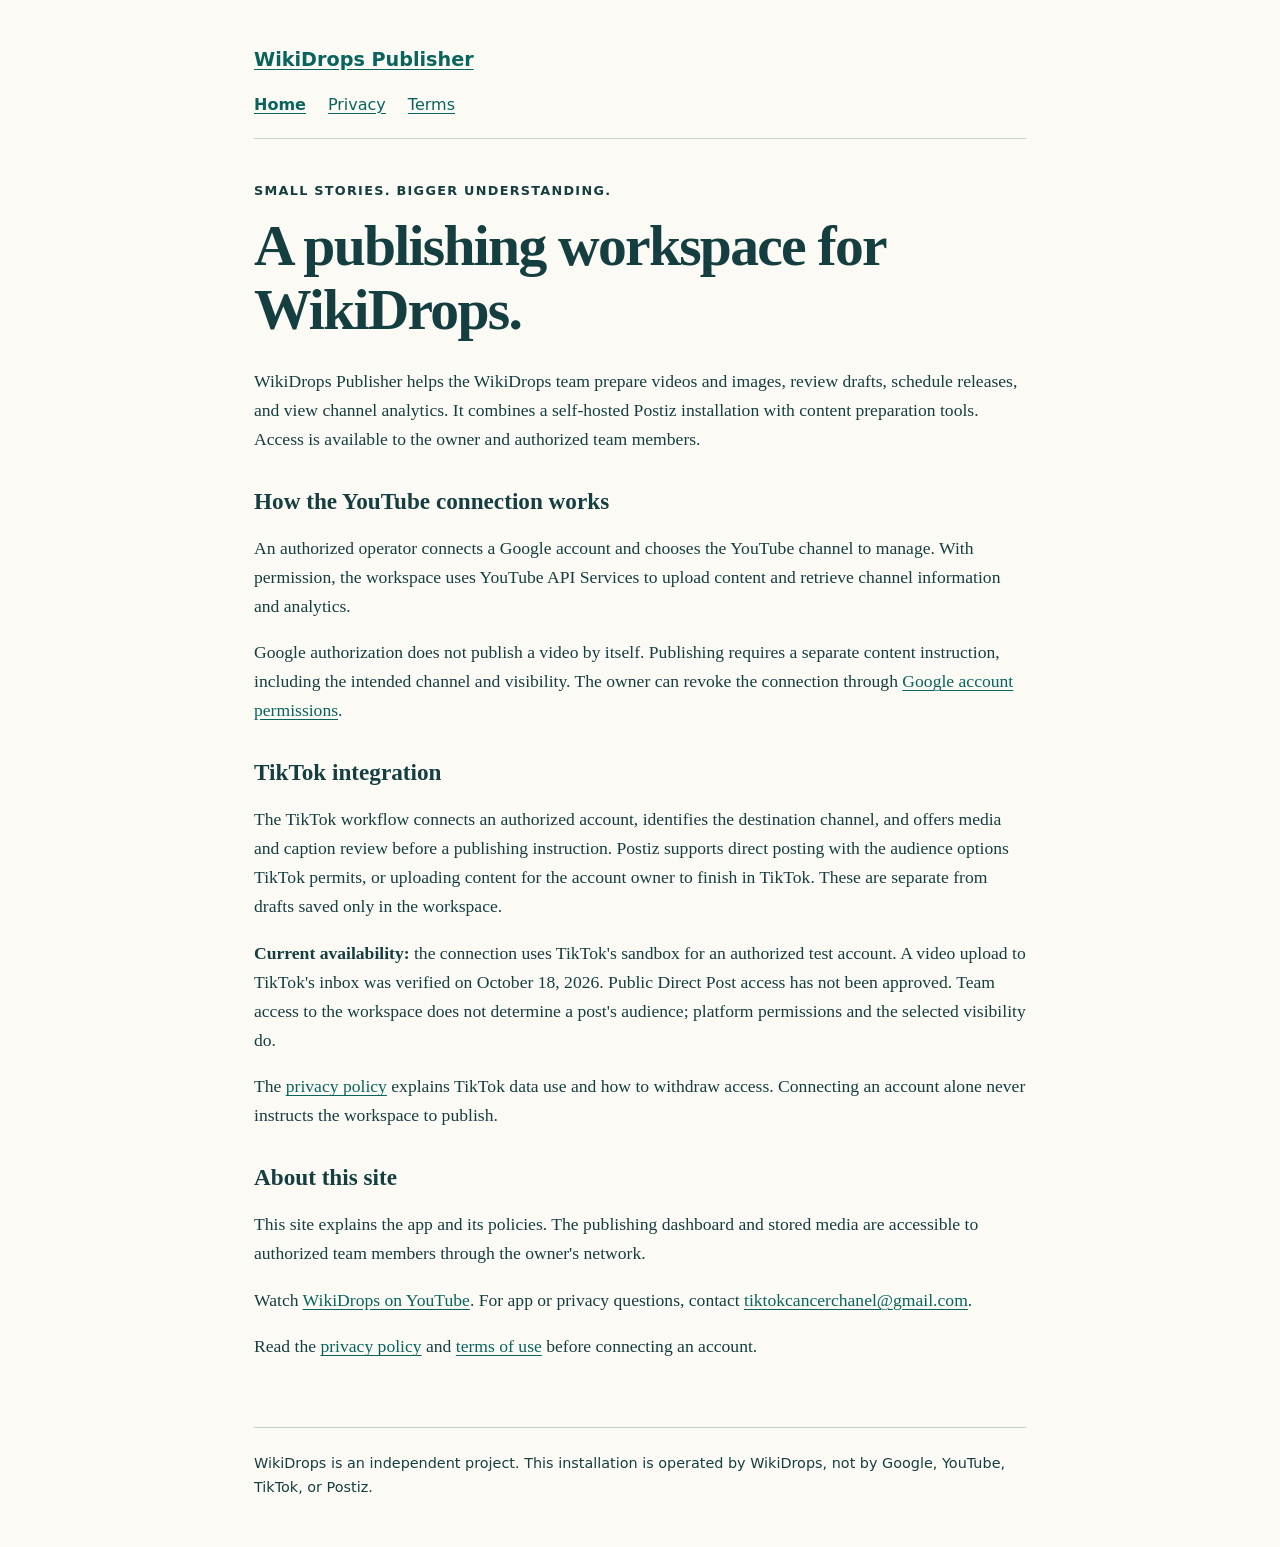
<file: index.html>
<!doctype html>
<html lang="en">
<head>
  <meta charset="utf-8">
  <meta name="viewport" content="width=device-width, initial-scale=1">
  <meta name="description" content="WikiDrops Publisher helps the WikiDrops team prepare, review, schedule, and manage authorized videos and images across connected channels.">
  <title>WikiDrops Publisher</title>
  <link rel="stylesheet" href="styles.css">
</head>
<body>
  <header>
    <a class="brand" href="index.html">WikiDrops Publisher</a>
    <nav aria-label="Main navigation">
      <a href="index.html" aria-current="page">Home</a>
      <a href="privacy.html">Privacy</a>
      <a href="terms.html">Terms</a>
    </nav>
  </header>
  <main>
    <p class="eyebrow">Small stories. Bigger understanding.</p>
    <h1>A publishing workspace for WikiDrops.</h1>
    <p>WikiDrops Publisher helps the WikiDrops team prepare videos and images, review drafts, schedule releases, and view channel analytics. It combines a self-hosted Postiz installation with content preparation tools. Access is available to the owner and authorized team members.</p>
    <h2>How the YouTube connection works</h2>
    <p>An authorized operator connects a Google account and chooses the YouTube channel to manage. With permission, the workspace uses YouTube API Services to upload content and retrieve channel information and analytics.</p>
    <p>Google authorization does not publish a video by itself. Publishing requires a separate content instruction, including the intended channel and visibility. The owner can revoke the connection through <a href="https://security.google.com/settings/security/permissions">Google account permissions</a>.</p>
    <h2>TikTok integration</h2>
    <p>The TikTok workflow connects an authorized account, identifies the destination channel, and offers media and caption review before a publishing instruction. Postiz supports direct posting with the audience options TikTok permits, or uploading content for the account owner to finish in TikTok. These are separate from drafts saved only in the workspace.</p>
    <p><strong>Current availability:</strong> the connection uses TikTok's sandbox for an authorized test account. A video upload to TikTok's inbox was verified on October 18, 2026. Public Direct Post access has not been approved. Team access to the workspace does not determine a post's audience; platform permissions and the selected visibility do.</p>
    <p>The <a href="privacy.html">privacy policy</a> explains TikTok data use and how to withdraw access. Connecting an account alone never instructs the workspace to publish.</p>
    <h2>About this site</h2>
    <p>This site explains the app and its policies. The publishing dashboard and stored media are accessible to authorized team members through the owner's network.</p>
    <p>Watch <a href="https://www.youtube.com/@WikiDropsDaily">WikiDrops on YouTube</a>. For app or privacy questions, contact <a href="mailto:tiktokcancerchanel@gmail.com">tiktokcancerchanel@gmail.com</a>.</p>
    <p>Read the <a href="privacy.html">privacy policy</a> and <a href="terms.html">terms of use</a> before connecting an account.</p>
  </main>
  <footer>WikiDrops is an independent project. This installation is operated by WikiDrops, not by Google, YouTube, TikTok, or Postiz.</footer>
</body>
</html>
</file>
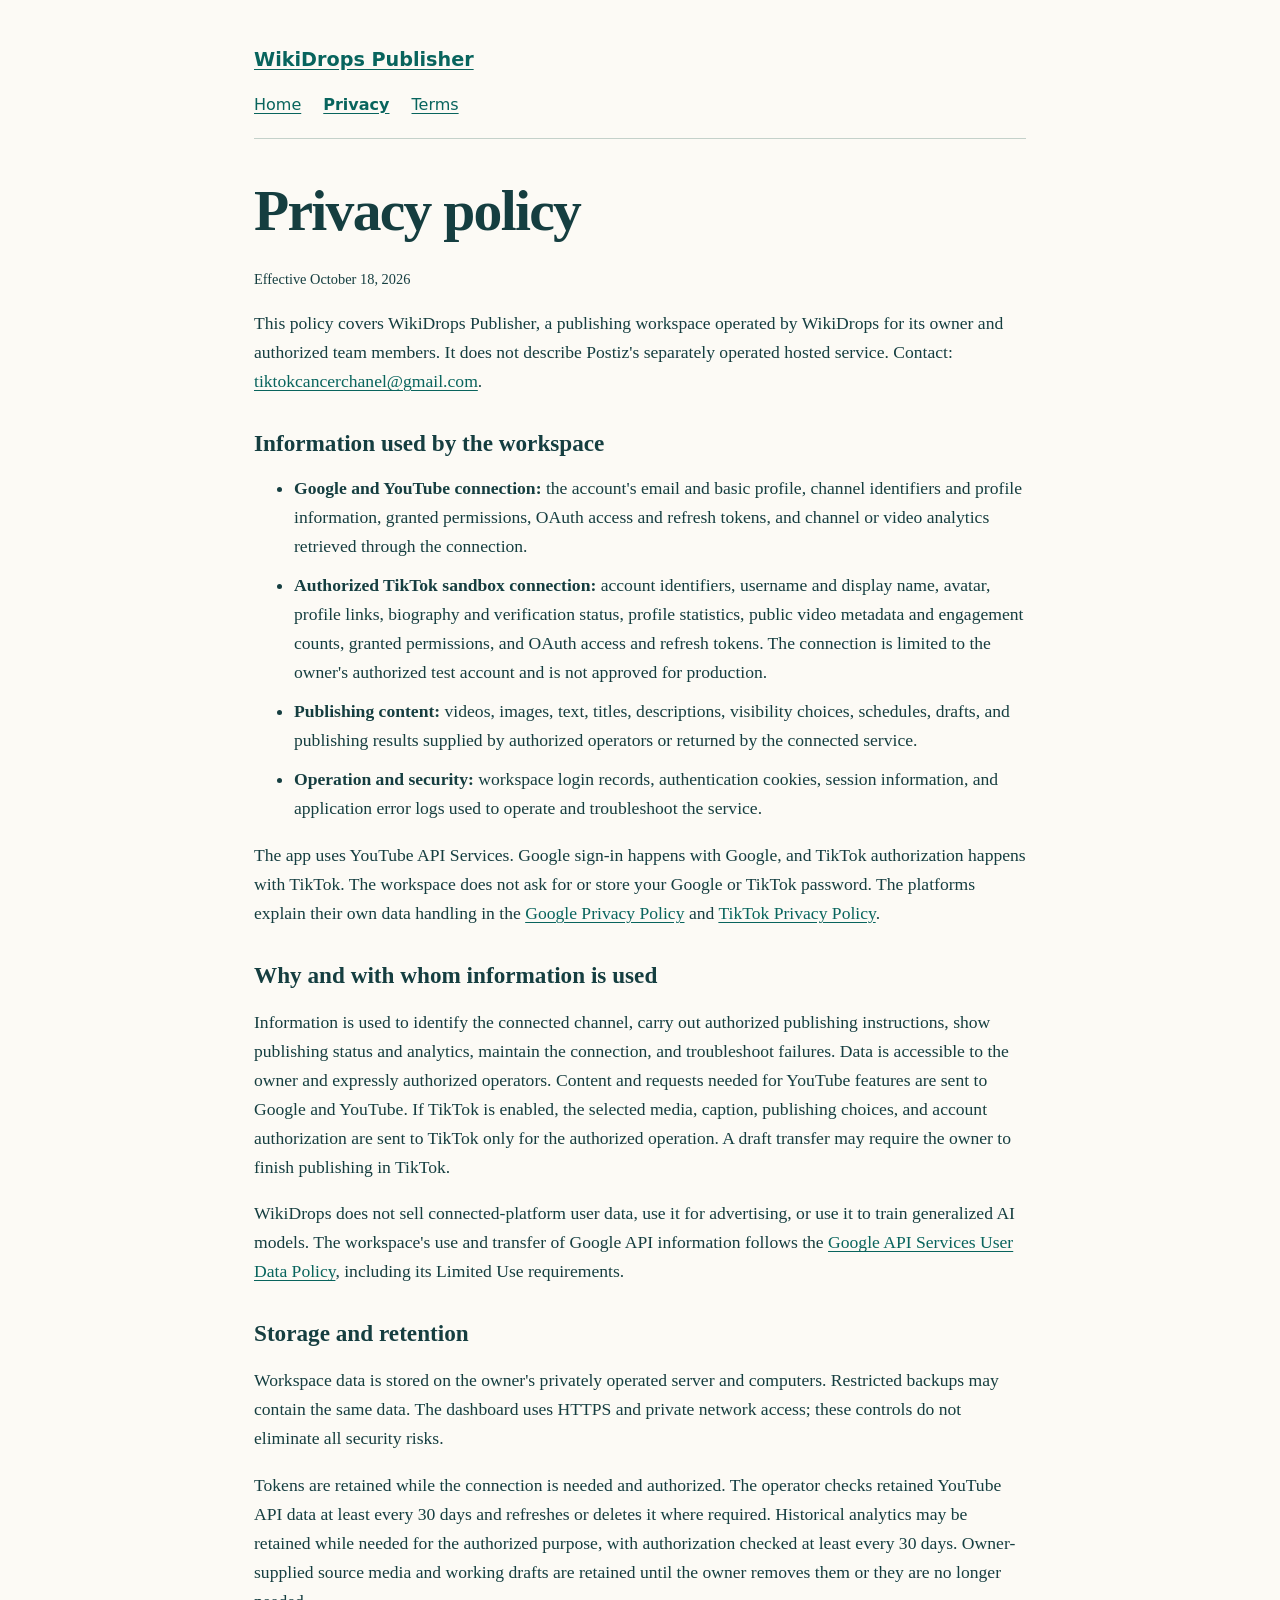
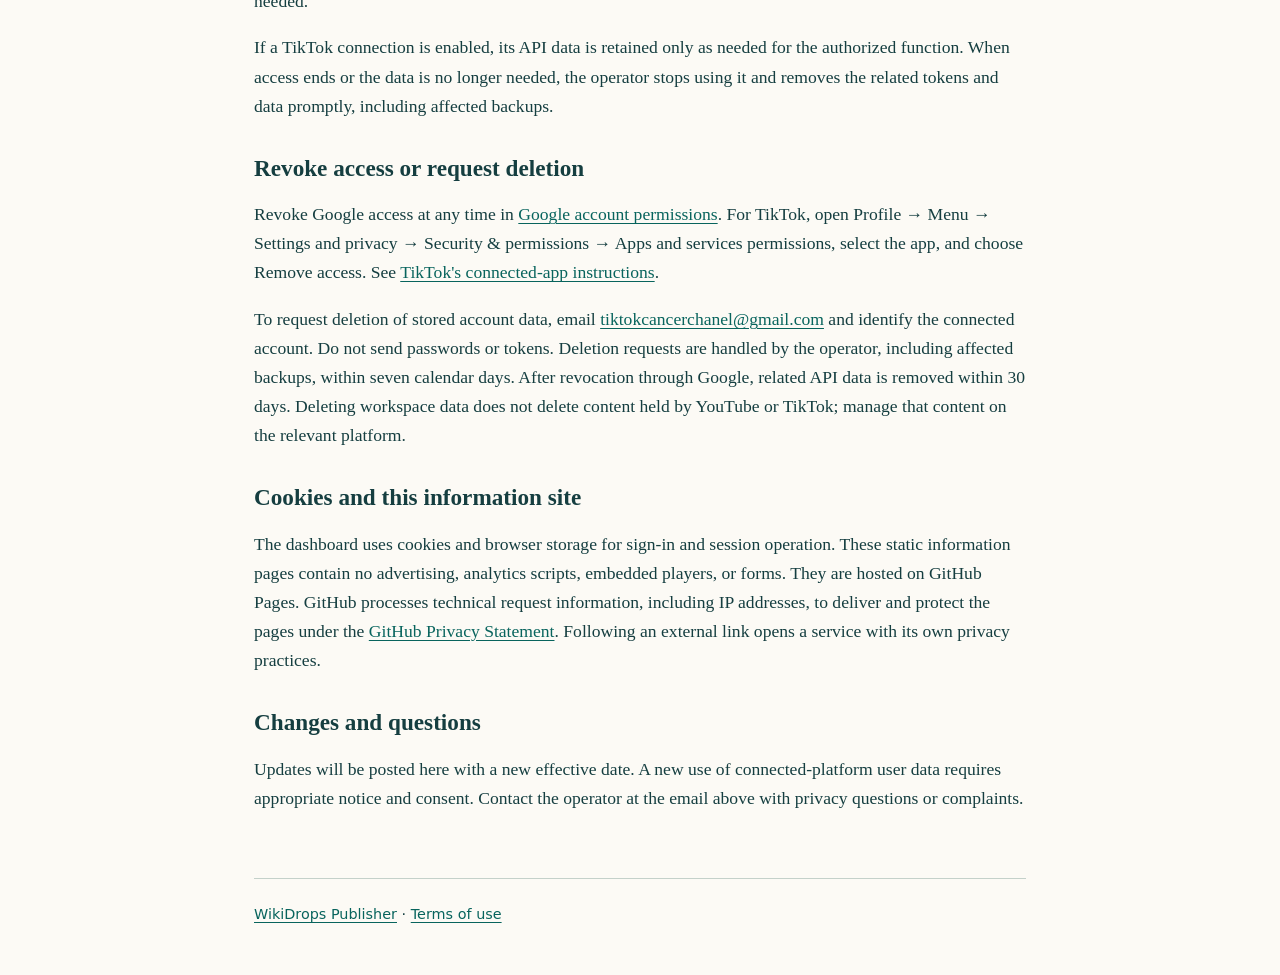
<file: privacy.html>
<!doctype html>
<html lang="en">
<head>
  <meta charset="utf-8">
  <meta name="viewport" content="width=device-width, initial-scale=1">
  <meta name="description" content="How WikiDrops Publisher handles connected accounts, publishing content, platform data, and deletion requests.">
  <title>Privacy policy · WikiDrops Publisher</title>
  <link rel="stylesheet" href="styles.css">
</head>
<body>
  <header>
    <a class="brand" href="index.html">WikiDrops Publisher</a>
    <nav aria-label="Main navigation">
      <a href="index.html">Home</a>
      <a href="privacy.html" aria-current="page">Privacy</a>
      <a href="terms.html">Terms</a>
    </nav>
  </header>
  <main>
    <h1>Privacy policy</h1>
    <p class="meta">Effective October 18, 2026</p>
    <p>This policy covers WikiDrops Publisher, a publishing workspace operated by WikiDrops for its owner and authorized team members. It does not describe Postiz's separately operated hosted service. Contact: <a href="mailto:tiktokcancerchanel@gmail.com">tiktokcancerchanel@gmail.com</a>.</p>
    <h2>Information used by the workspace</h2>
    <ul>
      <li><strong>Google and YouTube connection:</strong> the account's email and basic profile, channel identifiers and profile information, granted permissions, OAuth access and refresh tokens, and channel or video analytics retrieved through the connection.</li>
      <li><strong>Authorized TikTok sandbox connection:</strong> account identifiers, username and display name, avatar, profile links, biography and verification status, profile statistics, public video metadata and engagement counts, granted permissions, and OAuth access and refresh tokens. The connection is limited to the owner's authorized test account and is not approved for production.</li>
      <li><strong>Publishing content:</strong> videos, images, text, titles, descriptions, visibility choices, schedules, drafts, and publishing results supplied by authorized operators or returned by the connected service.</li>
      <li><strong>Operation and security:</strong> workspace login records, authentication cookies, session information, and application error logs used to operate and troubleshoot the service.</li>
    </ul>
    <p>The app uses YouTube API Services. Google sign-in happens with Google, and TikTok authorization happens with TikTok. The workspace does not ask for or store your Google or TikTok password. The platforms explain their own data handling in the <a href="https://policies.google.com/privacy">Google Privacy Policy</a> and <a href="https://www.tiktok.com/legal/page/us/privacy-policy/en">TikTok Privacy Policy</a>.</p>
    <h2>Why and with whom information is used</h2>
    <p>Information is used to identify the connected channel, carry out authorized publishing instructions, show publishing status and analytics, maintain the connection, and troubleshoot failures. Data is accessible to the owner and expressly authorized operators. Content and requests needed for YouTube features are sent to Google and YouTube. If TikTok is enabled, the selected media, caption, publishing choices, and account authorization are sent to TikTok only for the authorized operation. A draft transfer may require the owner to finish publishing in TikTok.</p>
    <p>WikiDrops does not sell connected-platform user data, use it for advertising, or use it to train generalized AI models. The workspace's use and transfer of Google API information follows the <a href="https://developers.google.com/terms/api-services-user-data-policy">Google API Services User Data Policy</a>, including its Limited Use requirements.</p>
    <h2>Storage and retention</h2>
    <p>Workspace data is stored on the owner's privately operated server and computers. Restricted backups may contain the same data. The dashboard uses HTTPS and private network access; these controls do not eliminate all security risks.</p>
    <p>Tokens are retained while the connection is needed and authorized. The operator checks retained YouTube API data at least every 30 days and refreshes or deletes it where required. Historical analytics may be retained while needed for the authorized purpose, with authorization checked at least every 30 days. Owner-supplied source media and working drafts are retained until the owner removes them or they are no longer needed.</p>
    <p>If a TikTok connection is enabled, its API data is retained only as needed for the authorized function. When access ends or the data is no longer needed, the operator stops using it and removes the related tokens and data promptly, including affected backups.</p>
    <h2>Revoke access or request deletion</h2>
    <p>Revoke Google access at any time in <a href="https://security.google.com/settings/security/permissions">Google account permissions</a>. For TikTok, open Profile → Menu → Settings and privacy → Security &amp; permissions → Apps and services permissions, select the app, and choose Remove access. See <a href="https://support.tiktok.com/en/safety-hc/account-and-user-safety/connect-to-third-party-apps">TikTok's connected-app instructions</a>.</p>
    <p>To request deletion of stored account data, email <a href="mailto:tiktokcancerchanel@gmail.com">tiktokcancerchanel@gmail.com</a> and identify the connected account. Do not send passwords or tokens. Deletion requests are handled by the operator, including affected backups, within seven calendar days. After revocation through Google, related API data is removed within 30 days. Deleting workspace data does not delete content held by YouTube or TikTok; manage that content on the relevant platform.</p>
    <h2>Cookies and this information site</h2>
    <p>The dashboard uses cookies and browser storage for sign-in and session operation. These static information pages contain no advertising, analytics scripts, embedded players, or forms. They are hosted on GitHub Pages. GitHub processes technical request information, including IP addresses, to deliver and protect the pages under the <a href="https://docs.github.com/en/site-policy/privacy-policies/github-general-privacy-statement">GitHub Privacy Statement</a>. Following an external link opens a service with its own privacy practices.</p>
    <h2>Changes and questions</h2>
    <p>Updates will be posted here with a new effective date. A new use of connected-platform user data requires appropriate notice and consent. Contact the operator at the email above with privacy questions or complaints.</p>
  </main>
  <footer><a href="index.html">WikiDrops Publisher</a> · <a href="terms.html">Terms of use</a></footer>
</body>
</html>
</file>
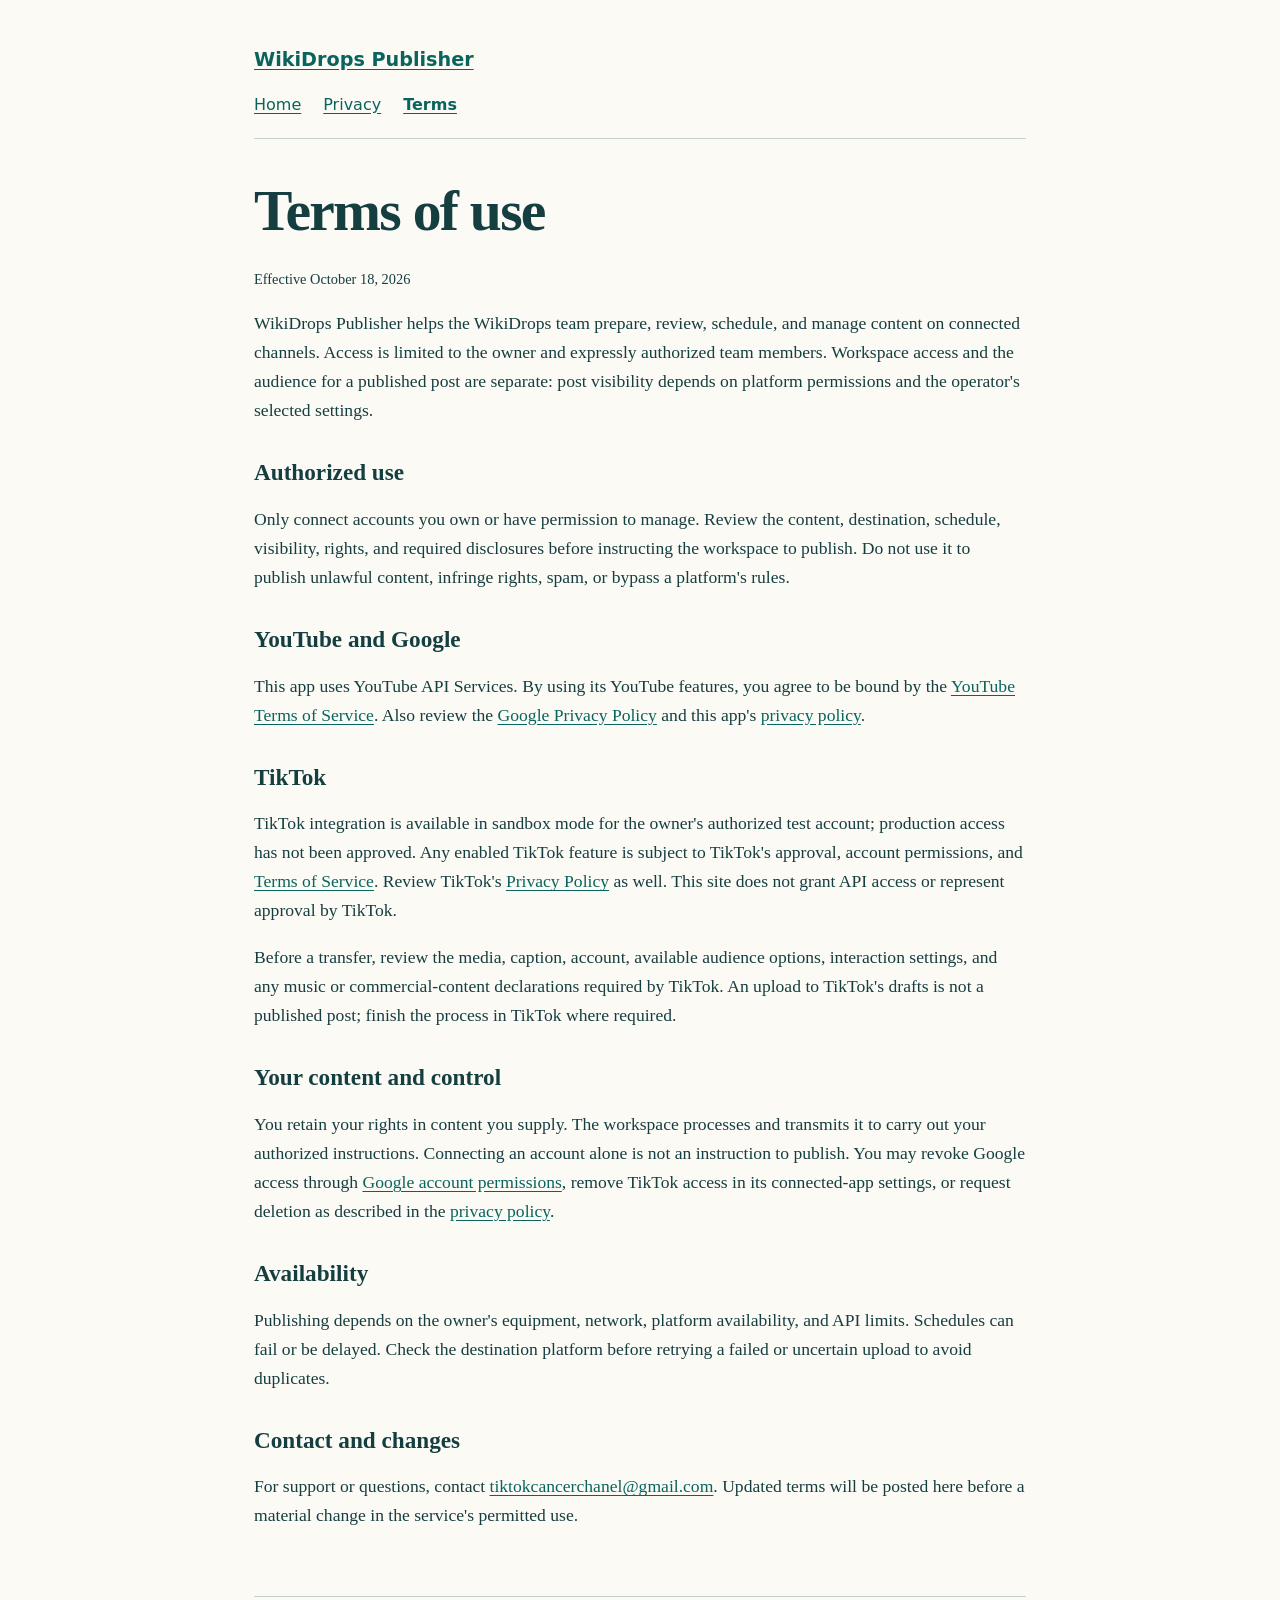
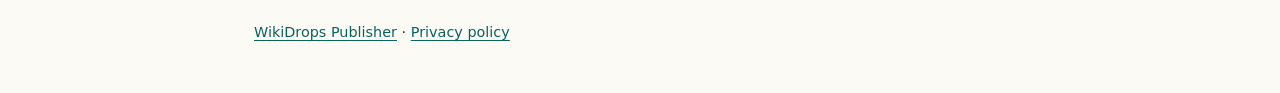
<file: terms.html>
<!doctype html>
<html lang="en">
<head>
  <meta charset="utf-8">
  <meta name="viewport" content="width=device-width, initial-scale=1">
  <meta name="description" content="Terms for authorized use of WikiDrops Publisher and its connected publishing services.">
  <title>Terms of use · WikiDrops Publisher</title>
  <link rel="stylesheet" href="styles.css">
</head>
<body>
  <header>
    <a class="brand" href="index.html">WikiDrops Publisher</a>
    <nav aria-label="Main navigation">
      <a href="index.html">Home</a>
      <a href="privacy.html">Privacy</a>
      <a href="terms.html" aria-current="page">Terms</a>
    </nav>
  </header>
  <main>
    <h1>Terms of use</h1>
    <p class="meta">Effective October 18, 2026</p>
    <p>WikiDrops Publisher helps the WikiDrops team prepare, review, schedule, and manage content on connected channels. Access is limited to the owner and expressly authorized team members. Workspace access and the audience for a published post are separate: post visibility depends on platform permissions and the operator's selected settings.</p>
    <h2>Authorized use</h2>
    <p>Only connect accounts you own or have permission to manage. Review the content, destination, schedule, visibility, rights, and required disclosures before instructing the workspace to publish. Do not use it to publish unlawful content, infringe rights, spam, or bypass a platform's rules.</p>
    <h2>YouTube and Google</h2>
    <p>This app uses YouTube API Services. By using its YouTube features, you agree to be bound by the <a href="https://www.youtube.com/t/terms">YouTube Terms of Service</a>. Also review the <a href="https://policies.google.com/privacy">Google Privacy Policy</a> and this app's <a href="privacy.html">privacy policy</a>.</p>
    <h2>TikTok</h2>
    <p>TikTok integration is available in sandbox mode for the owner's authorized test account; production access has not been approved. Any enabled TikTok feature is subject to TikTok's approval, account permissions, and <a href="https://www.tiktok.com/legal/terms-of-service">Terms of Service</a>. Review TikTok's <a href="https://www.tiktok.com/legal/page/us/privacy-policy/en">Privacy Policy</a> as well. This site does not grant API access or represent approval by TikTok.</p>
    <p>Before a transfer, review the media, caption, account, available audience options, interaction settings, and any music or commercial-content declarations required by TikTok. An upload to TikTok's drafts is not a published post; finish the process in TikTok where required.</p>
    <h2>Your content and control</h2>
    <p>You retain your rights in content you supply. The workspace processes and transmits it to carry out your authorized instructions. Connecting an account alone is not an instruction to publish. You may revoke Google access through <a href="https://security.google.com/settings/security/permissions">Google account permissions</a>, remove TikTok access in its connected-app settings, or request deletion as described in the <a href="privacy.html">privacy policy</a>.</p>
    <h2>Availability</h2>
    <p>Publishing depends on the owner's equipment, network, platform availability, and API limits. Schedules can fail or be delayed. Check the destination platform before retrying a failed or uncertain upload to avoid duplicates.</p>
    <h2>Contact and changes</h2>
    <p>For support or questions, contact <a href="mailto:tiktokcancerchanel@gmail.com">tiktokcancerchanel@gmail.com</a>. Updated terms will be posted here before a material change in the service's permitted use.</p>
  </main>
  <footer><a href="index.html">WikiDrops Publisher</a> · <a href="privacy.html">Privacy policy</a></footer>
</body>
</html>
</file>
<file: styles.css>
:root { color-scheme: light; font-family: Georgia, serif; color: #153e40; background: #fcfaf5; }
* { box-sizing: border-box; }
body { margin: 0 auto; max-width: 820px; padding: 24px; line-height: 1.65; }
a { color: #08645d; text-underline-offset: 3px; }
a:hover { text-decoration-thickness: 2px; }
a:focus-visible { outline: 3px solid #08645d; outline-offset: 5px; }
header, footer, nav, .eyebrow { font-family: system-ui, sans-serif; }
header { padding: 20px 0; border-bottom: 1px solid #c4d1ca; }
.brand { font-weight: 750; font-size: 1.2rem; }
nav { display: flex; flex-wrap: wrap; gap: 8px 22px; margin-top: 16px; }
nav a[aria-current="page"] { font-weight: 700; }
main { padding: 28px 0 48px; }
h1 { font-size: clamp(2rem, 7vw, 3.6rem); line-height: 1.12; letter-spacing: -0.03em; margin: 12px 0 24px; }
h2 { font-size: 1.45rem; line-height: 1.3; margin: 32px 0 12px; }
p, li { font-size: 1.1rem; }
li { margin-bottom: 10px; }
.eyebrow { font-size: .8rem; font-weight: 700; text-transform: uppercase; letter-spacing: .1em; }
.meta, footer { font-size: .9rem; }
footer { border-top: 1px solid #c4d1ca; padding: 24px 0; }
@media (max-width: 480px) { body { padding: 18px; } p, li { font-size: 1rem; } }
</file>
